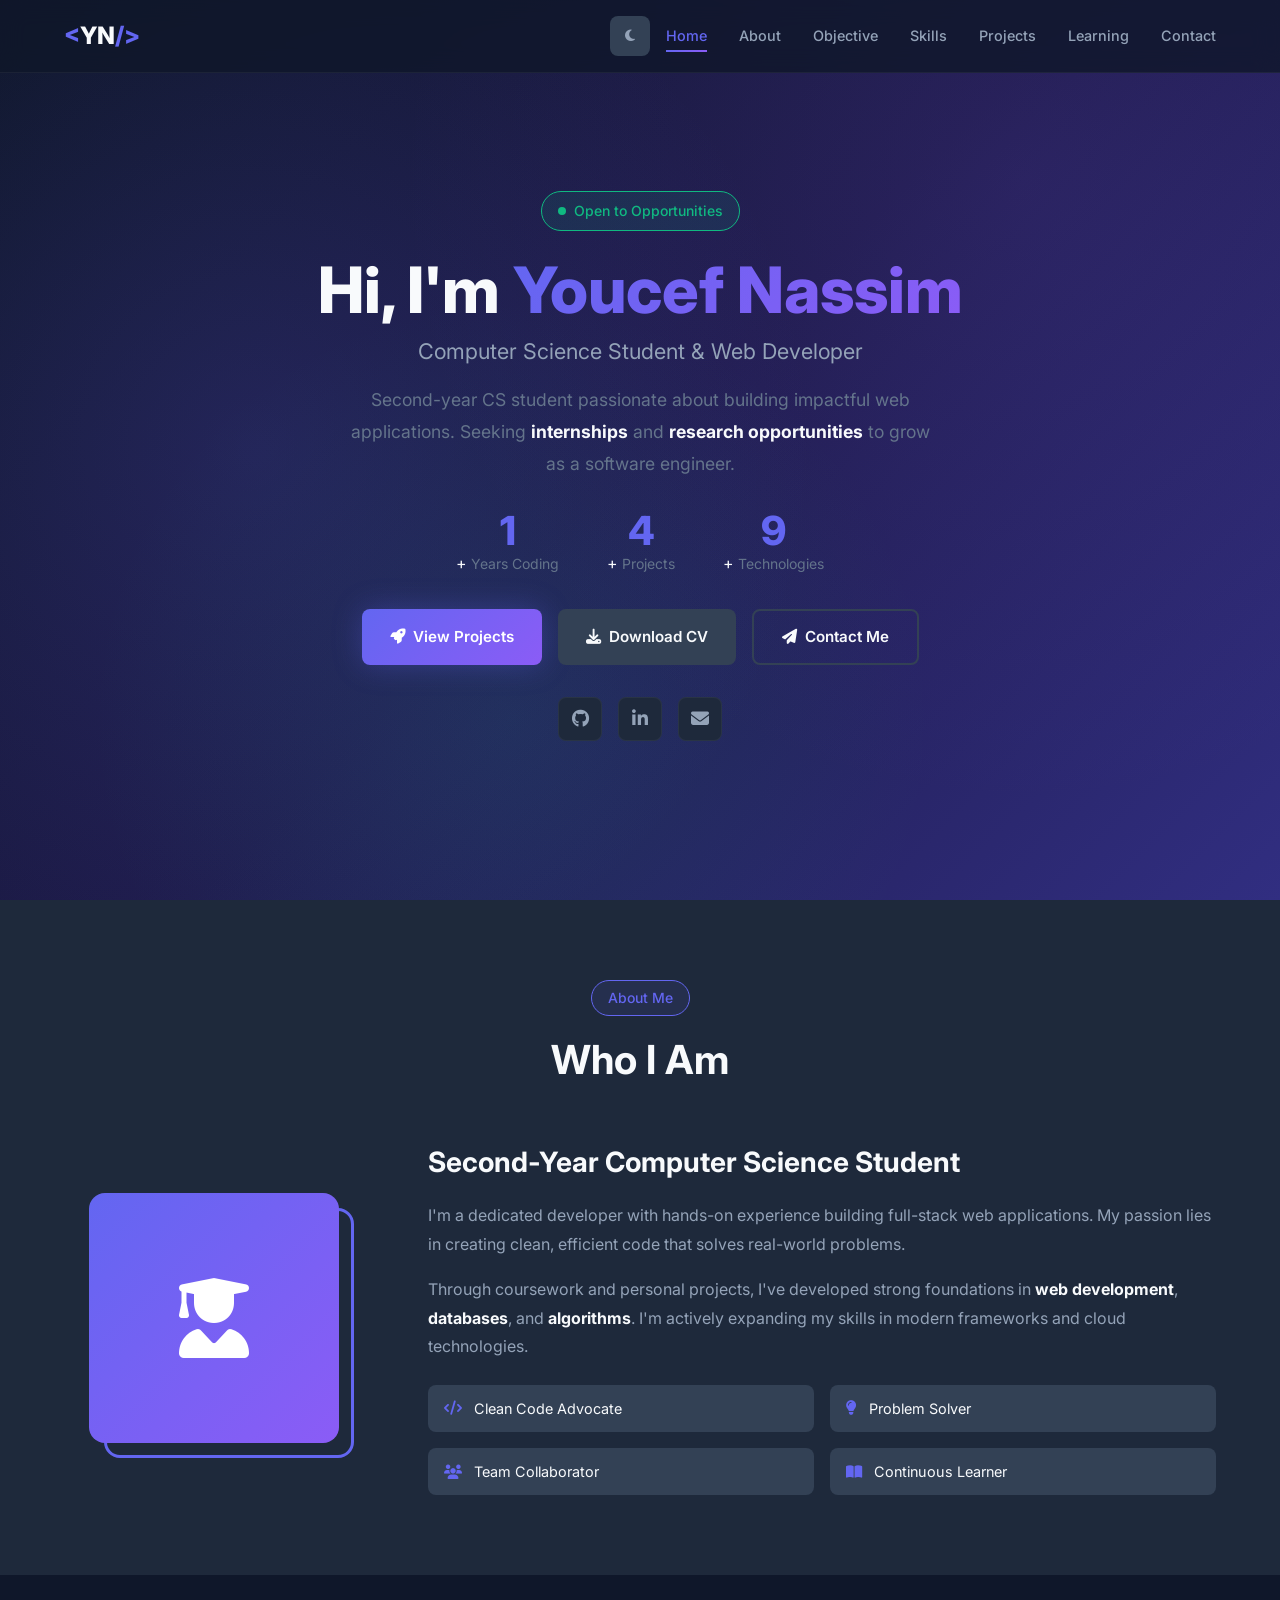
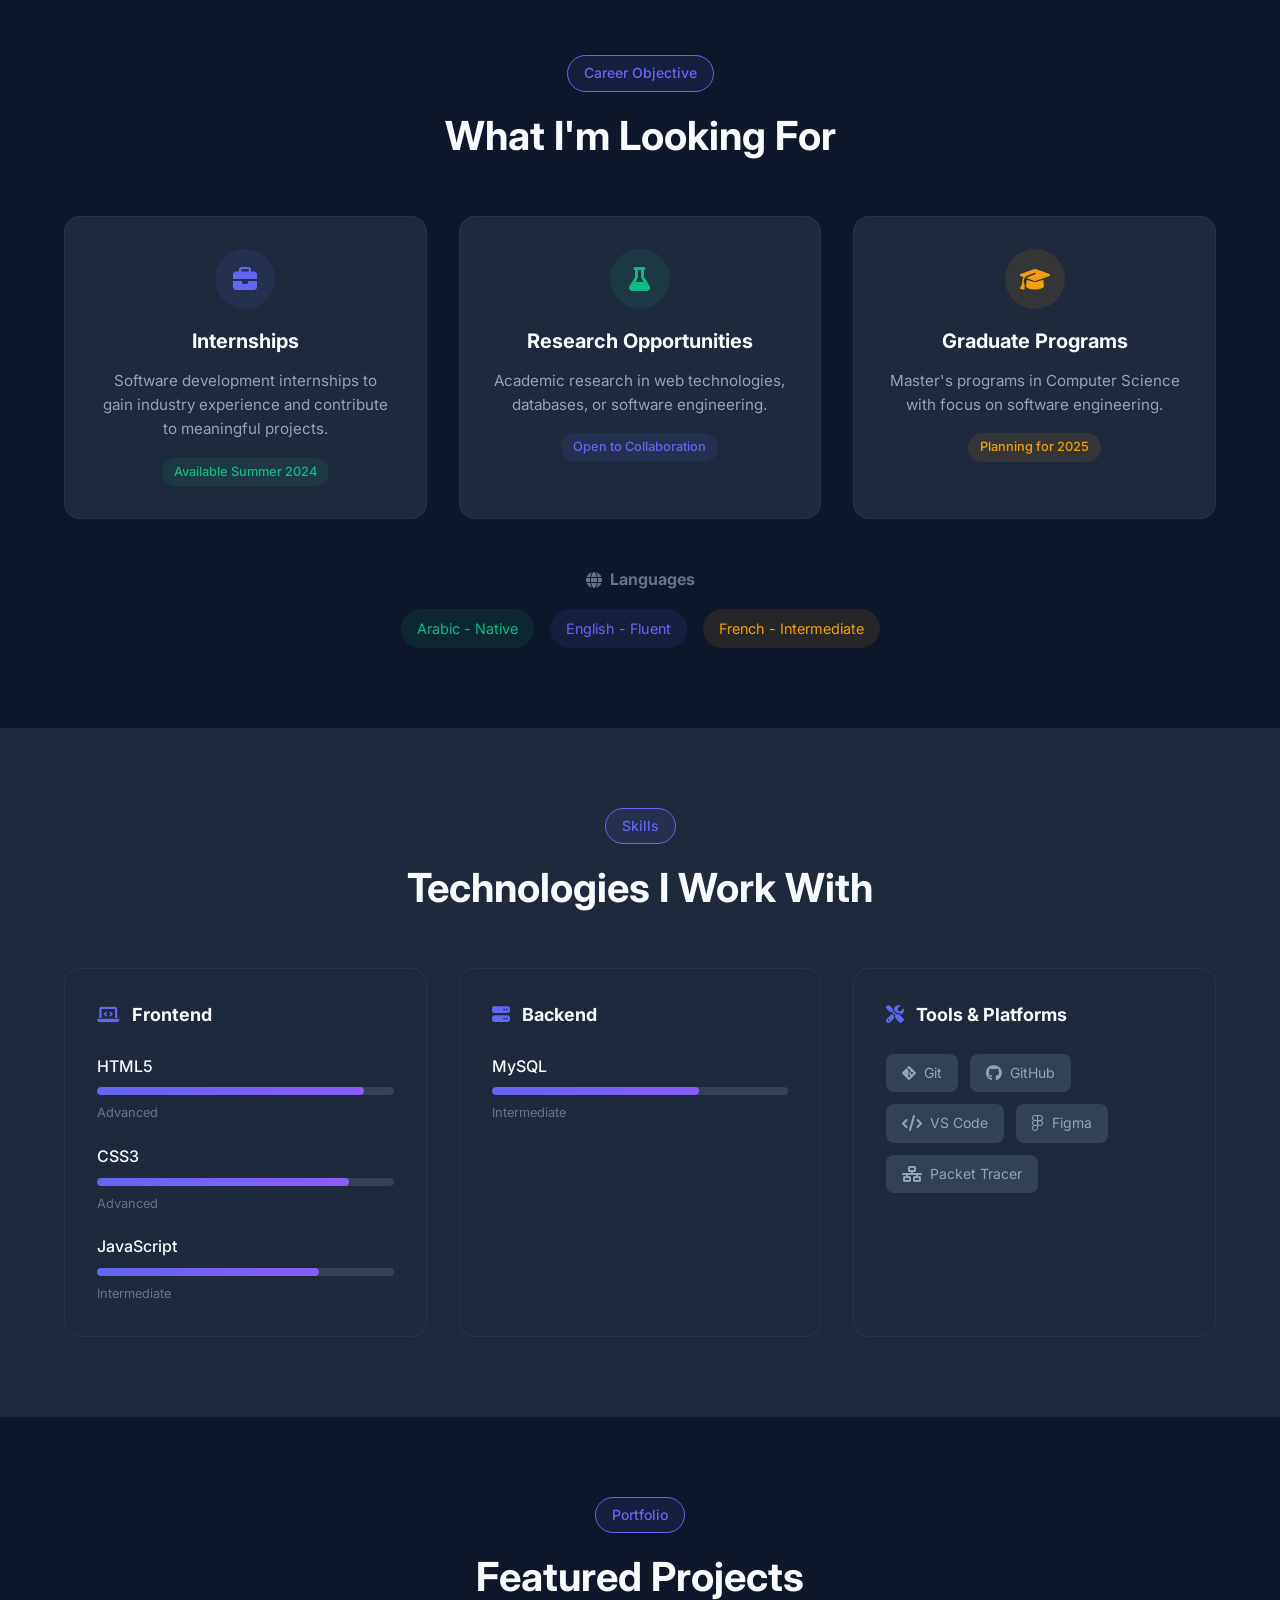
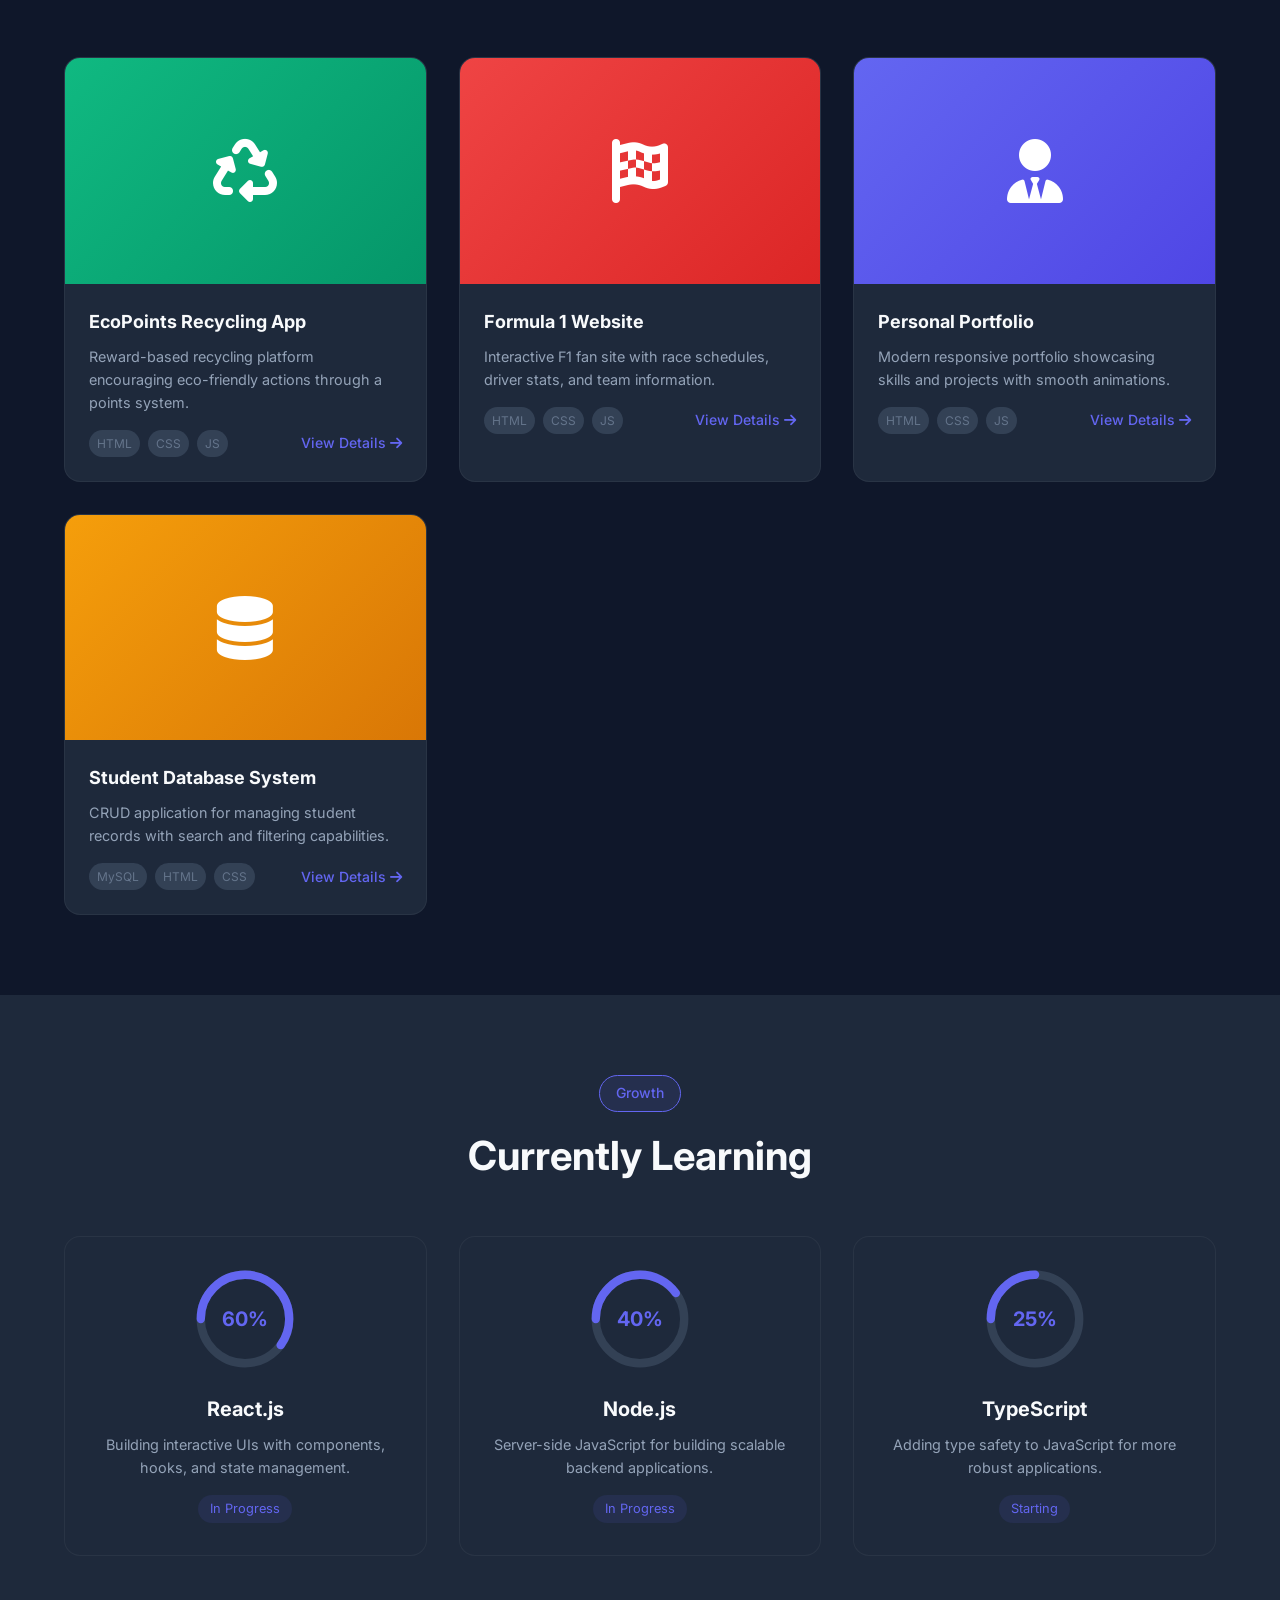
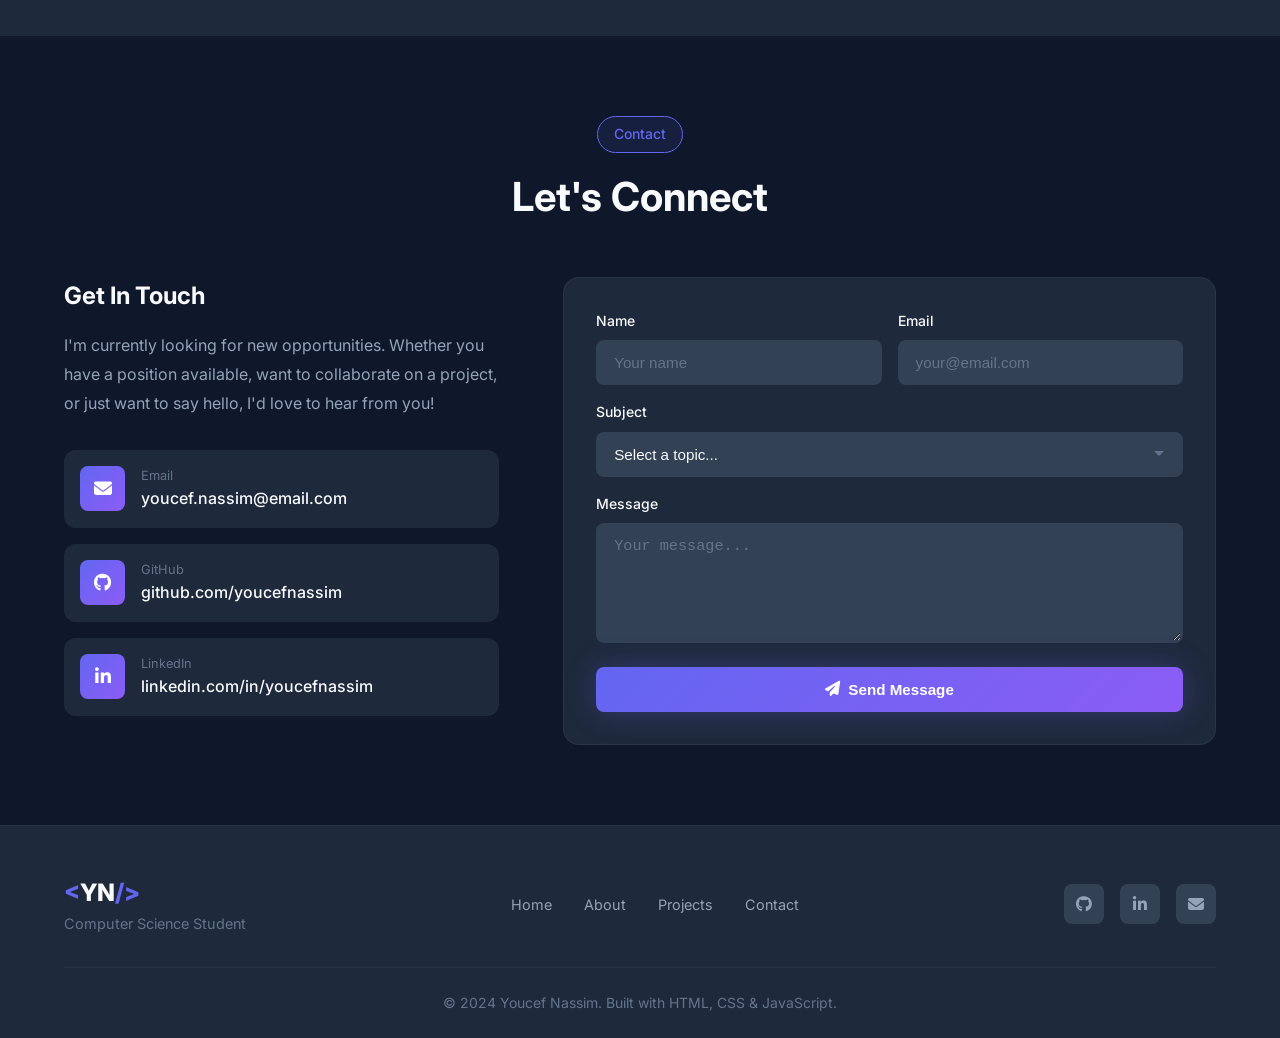
<file: index.html>
<!DOCTYPE html>
<html lang="en">
<head>
    <meta charset="UTF-8">
    <meta name="viewport" content="width=device-width, initial-scale=1.0">
    <meta name="description" content="Youcef Nassim - Computer Science Student & Web Developer. Seeking internships and opportunities in software development.">
    <meta name="keywords" content="Youcef Nassim, Web Developer, Computer Science, Portfolio, Internship">
    <meta name="author" content="Youcef Nassim">
    <meta property="og:title" content="Youcef Nassim | Computer Science Student">
    <meta property="og:description" content="Passionate developer seeking internships and academic opportunities.">
    <title>Youcef Nassim | Computer Science Student & Developer</title>
    <link rel="stylesheet" href="style.css">
    <link rel="preconnect" href="https://fonts.googleapis.com">
    <link rel="preconnect" href="https://fonts.gstatic.com" crossorigin>
    <link href="https://fonts.googleapis.com/css2?family=Inter:wght@300;400;500;600;700;800&display=swap" rel="stylesheet">
    <link rel="stylesheet" href="https://cdnjs.cloudflare.com/ajax/libs/font-awesome/6.4.0/css/all.min.css">
</head>
<body>
    <!-- Navigation -->
    <nav class="navbar" id="navbar">
        <div class="nav-container">
            <a href="#home" class="nav-logo">
                <span class="logo-bracket">&lt;</span>YN<span class="logo-bracket">/&gt;</span>
            </a>
            <div class="nav-right">
                <button class="theme-toggle" id="themeToggle" aria-label="Toggle theme">
                    <i class="fas fa-sun"></i>
                    <i class="fas fa-moon"></i>
                </button>
                <button class="nav-toggle" id="navToggle" aria-label="Toggle navigation">
                    <span class="hamburger"></span>
                </button>
                <ul class="nav-menu" id="navMenu">
                    <li><a href="#home" class="nav-link active">Home</a></li>
                    <li><a href="#about" class="nav-link">About</a></li>
                    <li><a href="#objective" class="nav-link">Objective</a></li>
                    <li><a href="#skills" class="nav-link">Skills</a></li>
                    <li><a href="#projects" class="nav-link">Projects</a></li>
                    <li><a href="#learning" class="nav-link">Learning</a></li>
                    <li><a href="#contact" class="nav-link">Contact</a></li>
                </ul>
            </div>
        </div>
    </nav>

    <!-- Hero Section -->
    <section id="home" class="hero">
        <div class="hero-bg"></div>
        <div class="container">
            <div class="hero-content">
                <div class="hero-badge">
                    <span class="pulse-dot"></span>
                    Open to Opportunities
                </div>
                <h1 class="hero-title">
                    Hi, I'm <span class="gradient-text">Youcef Nassim</span>
                </h1>
                <p class="hero-subtitle">Computer Science Student & Web Developer</p>
                <p class="hero-description">
                    Second-year CS student passionate about building impactful web applications. 
                    Seeking <strong>internships</strong> and <strong>research opportunities</strong> 
                    to grow as a software engineer.
                </p>
                <div class="hero-stats">
                    <div class="hero-stat">
                        <span class="stat-num" data-target="2">0</span>+
                        <span class="stat-label">Years Coding</span>
                    </div>
                    <div class="hero-stat">
                        <span class="stat-num" data-target="5">0</span>+
                        <span class="stat-label">Projects</span>
                    </div>
                    <div class="hero-stat">
                        <span class="stat-num" data-target="10">0</span>+
                        <span class="stat-label">Technologies</span>
                    </div>
                </div>
                <div class="hero-buttons">
                    <a href="#projects" class="btn btn-primary">
                        <i class="fas fa-rocket"></i> View Projects
                    </a>
                    <a href="#" class="btn btn-secondary" download>
                        <i class="fas fa-download"></i> Download CV
                    </a>
                    <a href="#contact" class="btn btn-outline">
                        <i class="fas fa-paper-plane"></i> Contact Me
                    </a>
                </div>
                <div class="hero-socials">
                    <a href="https://github.com/youcefnassim" target="_blank" rel="noopener" aria-label="GitHub">
                        <i class="fab fa-github"></i>
                    </a>
                    <a href="https://linkedin.com/in/youcefnassim" target="_blank" rel="noopener" aria-label="LinkedIn">
                        <i class="fab fa-linkedin-in"></i>
                    </a>
                    <a href="mailto:youcef.nassim@email.com" aria-label="Email">
                        <i class="fas fa-envelope"></i>
                    </a>
                </div>
            </div>
        </div>
    </section>

    <!-- About Section -->
    <section id="about" class="about">
        <div class="container">
            <div class="section-header">
                <span class="section-tag">About Me</span>
                <h2 class="section-title">Who I Am</h2>
            </div>
            <div class="about-grid">
                <div class="about-image">
                    <div class="image-container">
                        <div class="profile-placeholder">
                            <i class="fas fa-user-graduate"></i>
                        </div>
                        <div class="image-ring"></div>
                    </div>
                </div>
                <div class="about-content">
                    <h3>Second-Year Computer Science Student</h3>
                    <p>
                        I'm a dedicated developer with hands-on experience building full-stack web applications. 
                        My passion lies in creating clean, efficient code that solves real-world problems.
                    </p>
                    <p>
                        Through coursework and personal projects, I've developed strong foundations in 
                        <strong>web development</strong>, <strong>databases</strong>, and <strong>algorithms</strong>. 
                        I'm actively expanding my skills in modern frameworks and cloud technologies.
                    </p>
                    <div class="about-highlights">
                        <div class="highlight">
                            <i class="fas fa-code"></i>
                            <span>Clean Code Advocate</span>
                        </div>
                        <div class="highlight">
                            <i class="fas fa-lightbulb"></i>
                            <span>Problem Solver</span>
                        </div>
                        <div class="highlight">
                            <i class="fas fa-users"></i>
                            <span>Team Collaborator</span>
                        </div>
                        <div class="highlight">
                            <i class="fas fa-book-open"></i>
                            <span>Continuous Learner</span>
                        </div>
                    </div>
                </div>
            </div>
        </div>
    </section>

    <!-- Objective Section -->
    <section id="objective" class="objective">
        <div class="container">
            <div class="section-header">
                <span class="section-tag">Career Objective</span>
                <h2 class="section-title">What I'm Looking For</h2>
            </div>
            <div class="objective-grid">
                <div class="objective-card">
                    <div class="obj-icon">
                        <i class="fas fa-briefcase"></i>
                    </div>
                    <h3>Internships</h3>
                    <p>Software development internships to gain industry experience and contribute to meaningful projects.</p>
                    <span class="obj-status available">Available Summer 2024</span>
                </div>
                <div class="objective-card">
                    <div class="obj-icon research">
                        <i class="fas fa-flask"></i>
                    </div>
                    <h3>Research Opportunities</h3>
                    <p>Academic research in web technologies, databases, or software engineering.</p>
                    <span class="obj-status open">Open to Collaboration</span>
                </div>
                <div class="objective-card">
                    <div class="obj-icon academic">
                        <i class="fas fa-graduation-cap"></i>
                    </div>
                    <h3>Graduate Programs</h3>
                    <p>Master's programs in Computer Science with focus on software engineering.</p>
                    <span class="obj-status planning">Planning for 2025</span>
                </div>
            </div>
            <div class="languages-section">
                <h4><i class="fas fa-globe"></i> Languages</h4>
                <div class="language-tags">
                    <span class="lang-tag native">Arabic - Native</span>
                    <span class="lang-tag fluent">English - Fluent</span>
                    <span class="lang-tag intermediate">French - Intermediate</span>
                </div>
            </div>
        </div>
    </section>

    <!-- Skills Section -->
    <section id="skills" class="skills">
        <div class="container">
            <div class="section-header">
                <span class="section-tag">Skills</span>
                <h2 class="section-title">Technologies I Work With</h2>
            </div>
            <div class="skills-container">
                <div class="skill-category">
                    <h3><i class="fas fa-laptop-code"></i> Frontend</h3>
                    <div class="skill-items">
                        <div class="skill-item">
                            <span class="skill-name">HTML5</span>
                            <div class="skill-bar"><div class="skill-fill" data-width="90"></div></div>
                            <span class="skill-level">Advanced</span>
                        </div>
                        <div class="skill-item">
                            <span class="skill-name">CSS3</span>
                            <div class="skill-bar"><div class="skill-fill" data-width="85"></div></div>
                            <span class="skill-level">Advanced</span>
                        </div>
                        <div class="skill-item">
                            <span class="skill-name">JavaScript</span>
                            <div class="skill-bar"><div class="skill-fill" data-width="75"></div></div>
                            <span class="skill-level">Intermediate</span>
                        </div>
                    </div>
                </div>
                <div class="skill-category">
                    <h3><i class="fas fa-server"></i> Backend</h3>
                    <div class="skill-items">
                        <div class="skill-item">
                            <span class="skill-name">MySQL</span>
                            <div class="skill-bar"><div class="skill-fill" data-width="70"></div></div>
                            <span class="skill-level">Intermediate</span>
                        </div>
                    </div>
                </div>
                <div class="skill-category">
                    <h3><i class="fas fa-tools"></i> Tools & Platforms</h3>
                    <div class="tool-grid">
                        <div class="tool-item"><i class="fab fa-git-alt"></i> Git</div>
                        <div class="tool-item"><i class="fab fa-github"></i> GitHub</div>
                        <div class="tool-item"><i class="fas fa-code"></i> VS Code</div>
                        <div class="tool-item"><i class="fab fa-figma"></i> Figma</div>
                        <div class="tool-item"><i class="fas fa-network-wired"></i> Packet Tracer</div>
                    </div>
                </div>
            </div>
        </div>
    </section>

    <!-- Projects Section -->
    <section id="projects" class="projects">
        <div class="container">
            <div class="section-header">
                <span class="section-tag">Portfolio</span>
                <h2 class="section-title">Featured Projects</h2>
            </div>
            <div class="projects-grid">
                <article class="project-card">
                    <div class="project-visual">
                        <div class="project-icon eco"><i class="fas fa-recycle"></i></div>
                        <div class="project-overlay">
                            <a href="#" class="project-link" title="Live Demo"><i class="fas fa-external-link-alt"></i></a>
                            <a href="#" class="project-link" title="View Code"><i class="fab fa-github"></i></a>
                        </div>
                    </div>
                    <div class="project-info">
                        <h3>EcoPoints Recycling App</h3>
                        <p>Reward-based recycling platform encouraging eco-friendly actions through a points system.</p>
                        <div class="project-meta">
                            <div class="tech-stack">
                                <span>HTML</span>
                                <span>CSS</span>
                                <span>JS</span>
                            </div>
                            <a href="#" class="project-cta">View Details <i class="fas fa-arrow-right"></i></a>
                        </div>
                    </div>
                </article>
                <article class="project-card">
                    <div class="project-visual">
                        <div class="project-icon f1"><i class="fas fa-flag-checkered"></i></div>
                        <div class="project-overlay">
                            <a href="#" class="project-link" title="Live Demo"><i class="fas fa-external-link-alt"></i></a>
                            <a href="#" class="project-link" title="View Code"><i class="fab fa-github"></i></a>
                        </div>
                    </div>
                    <div class="project-info">
                        <h3>Formula 1 Website</h3>
                        <p>Interactive F1 fan site with race schedules, driver stats, and team information.</p>
                        <div class="project-meta">
                            <div class="tech-stack">
                                <span>HTML</span>
                                <span>CSS</span>
                                <span>JS</span>
                            </div>
                            <a href="#" class="project-cta">View Details <i class="fas fa-arrow-right"></i></a>
                        </div>
                    </div>
                </article>
                <article class="project-card">
                    <div class="project-visual">
                        <div class="project-icon portfolio"><i class="fas fa-user-tie"></i></div>
                        <div class="project-overlay">
                            <a href="#" class="project-link" title="Live Demo"><i class="fas fa-external-link-alt"></i></a>
                            <a href="#" class="project-link" title="View Code"><i class="fab fa-github"></i></a>
                        </div>
                    </div>
                    <div class="project-info">
                        <h3>Personal Portfolio</h3>
                        <p>Modern responsive portfolio showcasing skills and projects with smooth animations.</p>
                        <div class="project-meta">
                            <div class="tech-stack">
                                <span>HTML</span>
                                <span>CSS</span>
                                <span>JS</span>
                            </div>
                            <a href="#" class="project-cta">View Details <i class="fas fa-arrow-right"></i></a>
                        </div>
                    </div>
                </article>
                <article class="project-card">
                    <div class="project-visual">
                        <div class="project-icon database"><i class="fas fa-database"></i></div>
                        <div class="project-overlay">
                            <a href="#" class="project-link" title="Live Demo"><i class="fas fa-external-link-alt"></i></a>
                            <a href="#" class="project-link" title="View Code"><i class="fab fa-github"></i></a>
                        </div>
                    </div>
                    <div class="project-info">
                        <h3>Student Database System</h3>
                        <p>CRUD application for managing student records with search and filtering capabilities.</p>
                        <div class="project-meta">
                            <div class="tech-stack">
                                <span>MySQL</span>
                                <span>HTML</span>
                                <span>CSS</span>
                            </div>
                            <a href="#" class="project-cta">View Details <i class="fas fa-arrow-right"></i></a>
                        </div>
                    </div>
                </article>
            </div>
        </div>
    </section>

    <!-- Currently Learning Section -->
    <section id="learning" class="learning">
        <div class="container">
            <div class="section-header">
                <span class="section-tag">Growth</span>
                <h2 class="section-title">Currently Learning</h2>
            </div>
            <div class="learning-grid">
                <div class="learning-card">
                    <div class="learning-progress">
                        <svg viewBox="0 0 36 36">
                            <path d="M18 2.0845 a 15.9155 15.9155 0 0 1 0 31.831 a 15.9155 15.9155 0 0 1 0 -31.831" fill="none" stroke="currentColor" stroke-width="3"/>
                            <path class="circle-progress" d="M18 2.0845 a 15.9155 15.9155 0 0 1 0 31.831 a 15.9155 15.9155 0 0 1 0 -31.831" fill="none" stroke="currentColor" stroke-width="3" stroke-dasharray="60, 100"/>
                        </svg>
                        <span class="progress-text">60%</span>
                    </div>
                    <h3>React.js</h3>
                    <p>Building interactive UIs with components, hooks, and state management.</p>
                    <span class="learning-status">In Progress</span>
                </div>
                <div class="learning-card">
                    <div class="learning-progress">
                        <svg viewBox="0 0 36 36">
                            <path d="M18 2.0845 a 15.9155 15.9155 0 0 1 0 31.831 a 15.9155 15.9155 0 0 1 0 -31.831" fill="none" stroke="currentColor" stroke-width="3"/>
                            <path class="circle-progress" d="M18 2.0845 a 15.9155 15.9155 0 0 1 0 31.831 a 15.9155 15.9155 0 0 1 0 -31.831" fill="none" stroke="currentColor" stroke-width="3" stroke-dasharray="40, 100"/>
                        </svg>
                        <span class="progress-text">40%</span>
                    </div>
                    <h3>Node.js</h3>
                    <p>Server-side JavaScript for building scalable backend applications.</p>
                    <span class="learning-status">In Progress</span>
                </div>
                <div class="learning-card">
                    <div class="learning-progress">
                        <svg viewBox="0 0 36 36">
                            <path d="M18 2.0845 a 15.9155 15.9155 0 0 1 0 31.831 a 15.9155 15.9155 0 0 1 0 -31.831" fill="none" stroke="currentColor" stroke-width="3"/>
                            <path class="circle-progress" d="M18 2.0845 a 15.9155 15.9155 0 0 1 0 31.831 a 15.9155 15.9155 0 0 1 0 -31.831" fill="none" stroke="currentColor" stroke-width="3" stroke-dasharray="25, 100"/>
                        </svg>
                        <span class="progress-text">25%</span>
                    </div>
                    <h3>TypeScript</h3>
                    <p>Adding type safety to JavaScript for more robust applications.</p>
                    <span class="learning-status">Starting</span>
                </div>
            </div>
        </div>
    </section>

    <!-- Contact Section -->
    <section id="contact" class="contact">
        <div class="container">
            <div class="section-header">
                <span class="section-tag">Contact</span>
                <h2 class="section-title">Let's Connect</h2>
            </div>
            <div class="contact-wrapper">
                <div class="contact-info">
                    <h3>Get In Touch</h3>
                    <p>I'm currently looking for new opportunities. Whether you have a position available, want to collaborate on a project, or just want to say hello, I'd love to hear from you!</p>
                    <div class="contact-methods">
                        <a href="mailto:youcef.nassim@email.com" class="contact-method">
                            <div class="method-icon"><i class="fas fa-envelope"></i></div>
                            <div class="method-details">
                                <span class="method-label">Email</span>
                                <span class="method-value">youcef.nassim@email.com</span>
                            </div>
                        </a>
                        <a href="https://github.com/youcefnassim" target="_blank" class="contact-method">
                            <div class="method-icon"><i class="fab fa-github"></i></div>
                            <div class="method-details">
                                <span class="method-label">GitHub</span>
                                <span class="method-value">github.com/youcefnassim</span>
                            </div>
                        </a>
                        <a href="https://linkedin.com/in/youcefnassim" target="_blank" class="contact-method">
                            <div class="method-icon"><i class="fab fa-linkedin-in"></i></div>
                            <div class="method-details">
                                <span class="method-label">LinkedIn</span>
                                <span class="method-value">linkedin.com/in/youcefnassim</span>
                            </div>
                        </a>
                    </div>
                </div>
                <form class="contact-form" id="contactForm">
                    <div class="form-row">
                        <div class="form-group">
                            <label for="name">Name</label>
                            <input type="text" id="name" name="name" required placeholder="Your name">
                        </div>
                        <div class="form-group">
                            <label for="email">Email</label>
                            <input type="email" id="email" name="email" required placeholder="your@email.com">
                        </div>
                    </div>
                    <div class="form-group">
                        <label for="subject">Subject</label>
                        <select id="subject" name="subject" required>
                            <option value="">Select a topic...</option>
                            <option value="internship">Internship Opportunity</option>
                            <option value="collaboration">Project Collaboration</option>
                            <option value="academic">Academic Inquiry</option>
                            <option value="other">Other</option>
                        </select>
                    </div>
                    <div class="form-group">
                        <label for="message">Message</label>
                        <textarea id="message" name="message" rows="5" required placeholder="Your message..."></textarea>
                    </div>
                    <button type="submit" class="btn btn-primary btn-full">
                        <i class="fas fa-paper-plane"></i> Send Message
                    </button>
                </form>
            </div>
        </div>
    </section>

    <!-- Footer -->
    <footer class="footer">
        <div class="container">
            <div class="footer-content">
                <div class="footer-brand">
                    <span class="footer-logo"><span class="bracket">&lt;</span>YN<span class="bracket">/&gt;</span></span>
                    <p>Computer Science Student</p>
                </div>
                <div class="footer-links">
                    <a href="#home">Home</a>
                    <a href="#about">About</a>
                    <a href="#projects">Projects</a>
                    <a href="#contact">Contact</a>
                </div>
                <div class="footer-socials">
                    <a href="https://github.com/youcefnassim" target="_blank" aria-label="GitHub"><i class="fab fa-github"></i></a>
                    <a href="https://linkedin.com/in/youcefnassim" target="_blank" aria-label="LinkedIn"><i class="fab fa-linkedin-in"></i></a>
                    <a href="mailto:youcef.nassim@email.com" aria-label="Email"><i class="fas fa-envelope"></i></a>
                </div>
            </div>
            <div class="footer-bottom">
                <p>&copy; 2024 Youcef Nassim. Built with HTML, CSS & JavaScript.</p>
            </div>
        </div>
    </footer>

    <button class="scroll-top" id="scrollTop" aria-label="Scroll to top">
        <i class="fas fa-arrow-up"></i>
    </button>

    <script src="script.js"></script>
</body>
</html>
</file>
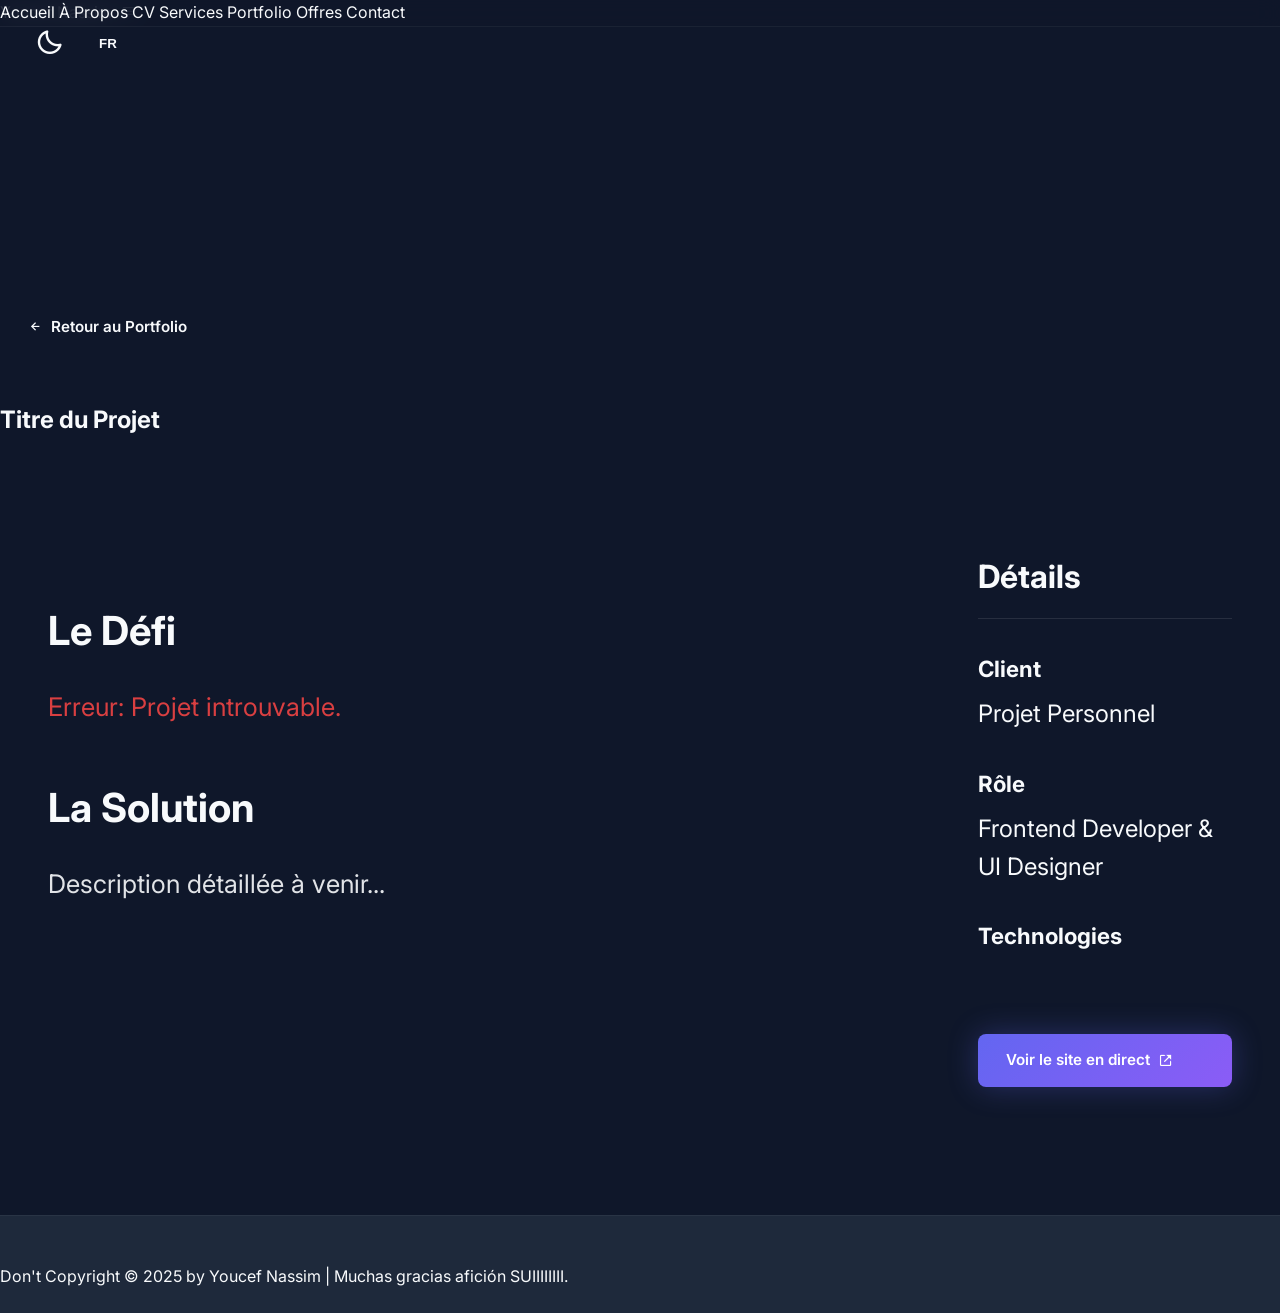
<file: case-study.html>
<!DOCTYPE html>
<html lang="fr" data-theme="light">
<head>
    <meta charset="UTF-8">
    <meta name="viewport" content="width=device-width, initial-scale=1.0">
    <title>Youcef Nassim | Étude de cas</title>
    <link rel="stylesheet" href="https://unpkg.com/boxicons@2.1.4/css/boxicons.min.css">
    <link rel="stylesheet" href="https://cdnjs.cloudflare.com/ajax/libs/font-awesome/6.4.0/css/all.min.css">
    <link href="https://fonts.googleapis.com/css2?family=Inter:wght@300;400;500;600;700;800&family=Fira+Code:wght@400;500&display=swap" rel="stylesheet">
    <link rel="stylesheet" href="style.css">
</head>
<body class="page-loaded">
    <!-- Header -->
    <header class="header">
        <a href="index.html" class="logo">Y<span>oucef Nassim</span>.</a>
        <i class='bx bx-menu' id="menu-icon"></i>
        <nav class="navbar">
            <a href="index.html" data-i18n="nav_home">Accueil</a>
            <a href="À Propos.html" data-i18n="nav_about">À Propos</a>
            <a href="CV.html" data-i18n="nav_resume">CV</a>
            <a href="Services.html" data-i18n="nav_services">Services</a>
            <a href="Portfolio.html" class="active" data-i18n="nav_portfolio">Portfolio</a>
            <a href="Offres.html" data-i18n="nav_offers">Offres</a>
            <a href="Contact.html" data-i18n="nav_contact">Contact</a>
        </nav>
        <div class="header-toggles" style="display: flex; gap: 1rem; align-items: center; margin-left: 2rem;">
            <button id="theme-toggle" class="toggle-btn" style="background: transparent; border: 1px solid var(--text-color); color: var(--text-color); border-radius: 50%; width: 35px; height: 35px; cursor: pointer; display: flex; align-items: center; justify-content: center; font-size: 1.8rem; transition: 0.3s;"><i class='bx bx-moon'></i></button>
            <button id="lang-toggle" class="toggle-btn" style="background: transparent; border: 1px solid var(--text-color); color: var(--text-color); border-radius: 20px; padding: 0.5rem 1rem; cursor: pointer; font-weight: 600; transition: 0.3s;">FR</button>
        </div>
    </header>

    <section class="case-study" style="padding-top: 15rem; min-height: 100vh;">
        <div class="back-link" style="margin-bottom: 3rem;">
            <a href="Portfolio.html" class="btn btn-outline" style="border: none;"><i class='bx bx-left-arrow-alt'></i> Retour au Portfolio</a>
        </div>
        
        <h1 class="heading" id="cs-title">Titre du <span>Projet</span></h1>
        
        <div class="cs-container" style="display: grid; grid-template-columns: 1fr 350px; gap: 4rem; align-items: start; margin-top: 4rem;">
            <div class="cs-main">
                <div class="cs-gallery" id="cs-gallery" style="width: 100%; border-radius: 1.5rem; overflow: hidden; box-shadow: 0 10px 30px rgba(0,0,0,0.2); margin-bottom: 3rem; background: var(--second-bg-color);">
                    <!-- Main Image Injected via JS -->
                </div>
                
                <div class="cs-content" style="background: var(--glass-bg); padding: 3rem; border-radius: 1.5rem; border: var(--glass-border); backdrop-filter: var(--glass-blur);">
                    <h2 style="font-size: 2.5rem; margin-bottom: 1.5rem; color: var(--main-color);">Le Défi</h2>
                    <p id="cs-challenge" style="font-size: 1.6rem; color: var(--text-color); line-height: 1.6; margin-bottom: 3rem; opacity: 0.9;">Description détaillée à venir...</p>
                    
                    <h2 style="font-size: 2.5rem; margin-bottom: 1.5rem; color: var(--main-color);">La Solution</h2>
                    <p id="cs-solution" style="font-size: 1.6rem; color: var(--text-color); line-height: 1.6; opacity: 0.9;">Description détaillée à venir...</p>
                </div>
            </div>
            
            <div class="cs-sidebar" style="background: var(--glass-bg); padding: 3rem; border-radius: 1.5rem; border: var(--glass-border); backdrop-filter: var(--glass-blur); position: sticky; top: 12rem;">
                <h3 style="font-size: 2rem; margin-bottom: 2rem; border-bottom: 1px solid rgba(255,255,255,0.1); padding-bottom: 1rem;">Détails</h3>
                
                <div style="margin-bottom: 2rem;">
                    <strong style="display: block; font-size: 1.4rem; color: var(--main-color); margin-bottom: 0.5rem;">Client</strong>
                    <span id="cs-client" style="font-size: 1.5rem;">Projet Personnel</span>
                </div>
                
                <div style="margin-bottom: 2rem;">
                    <strong style="display: block; font-size: 1.4rem; color: var(--main-color); margin-bottom: 0.5rem;">Rôle</strong>
                    <span style="font-size: 1.5rem;">Frontend Developer & UI Designer</span>
                </div>
                
                <div style="margin-bottom: 2rem;">
                    <strong style="display: block; font-size: 1.4rem; color: var(--main-color); margin-bottom: 1rem;">Technologies</strong>
                    <div id="cs-techs" style="display: flex; flex-wrap: wrap; gap: 1rem;">
                        <!-- Tech chips injected via JS -->
                    </div>
                </div>
                
                <div style="margin-top: 4rem;">
                    <a href="#" id="cs-link" class="btn btn-primary" style="width: 100%;" target="_blank">Voir le site en direct <i class='bx bx-link-external'></i></a>
                </div>
            </div>
        </div>
    </section>

    <!-- Footer -->
    <footer class="footer">
        <div class="footer-text">
            <p>Don't Copyright &copy; 2025 by Youcef Nassim | Muchas gracias afición SUIIIIIIII.</p>
        </div>    </footer>

    <script src="script.js"></script>
    <script>
        // Case Study Hydration Logic
        document.addEventListener('DOMContentLoaded', () => {
            const urlParams = new URLSearchParams(window.location.search);
            const projectId = urlParams.get('project');
            
            // Extended Data for Case Studies
            const caseStudyData = {
                'educmed': {
                    title: 'Educmed',
                    client: 'Plateforme E-learning',
                    link: 'https://youcefnassim.github.io/Medstudent31/',
                    techs: ['HTML', 'CSS', 'JavaScript', 'UI Design'],
                    challenge: "La création d'une plateforme éducative médicale complète nécessitait une interface extrêmement claire pour organiser une grande quantité de cours, vidéos et documents de manière intuitive pour les étudiants en médecine qui sont souvent pressés par le temps.",
                    solution: "J'ai conçu un système de tableau de bord épuré avec une navigation latérale collante. La hiérarchie visuelle a été pensée pour mettre en avant la progression des cours et les ressources importantes. Le design est totalement responsive pour permettre l'étude sur mobile lors des déplacements.",
                    mainImg: 'img/20.jpg'
                },
                'gym131': {
                    title: 'Gym131',
                    client: 'Salle de Sport Locale',
                    link: 'https://youcefnassim.github.io/Gym131/',
                    techs: ['HTML5', 'CSS3', 'JS', 'Animations'],
                    challenge: "Le client avait besoin d'un site web dynamique qui reflète l'énergie et l'intensité d'une salle de sport moderne. L'objectif était d'encourager les inscriptions en ligne et de présenter clairement les emplois du temps.",
                    solution: "J'ai utilisé une palette de couleurs agressive et contrastée (sombre avec des accents vifs). L'intégration d'animations au défilement et de grandes images immersives capture l'ambiance du club. Un système de grille personnalisé a été développé pour l'affichage interactif du planning des cours.",
                    mainImg: 'img/30.jpg'
                },
                'coffeeshop': {
                    title: 'CoffeeShop',
                    client: 'Café Boutique Artisanal',
                    link: 'https://youcefnassim.github.io/cofeeshop/',
                    techs: ['HTML', 'CSS', 'JavaScript'],
                    challenge: "L'objectif était de retranscrire une ambiance chaleureuse, artisanale et premium à travers l'écran, tout en proposant un menu en ligne facilement consultable et un système de localisation clair.",
                    solution: "Le design s'appuie sur des tons chauds, des typographies avec empattement pour l'élégance, et un effet glassmorphism subtil. Des micro-interactions douces au survol des produits engagent l'utilisateur, créant une expérience numérique aussi agréable que la dégustation d'un bon café.",
                    mainImg: 'img/11.jpg'
                },
                'dncschool': {
                    title: 'DNC School',
                    client: 'Institution Éducative',
                    link: 'https://dnc-school-58a98.web.app',
                    techs: ['HTML5', 'CSS3', 'JavaScript', 'Firebase'],
                    challenge: "Créer un portail éducatif moderne capable d'accueillir à la fois des informations publiques pour les parents et un accès structuré pour les étudiants.",
                    solution: "L'interface utilisateur a été conçue pour inspirer confiance et professionnalisme. J'ai structuré l'information en blocs clairs, utilisant des espaces blancs généreux. L'accent a été mis sur l'accessibilité et la lisibilité.",
                    mainImg: 'img/school1.jpg'
                },
                'dentilus3': {
                    title: 'Dentilus3',
                    client: 'Cabinet Dentaire',
                    link: 'https://youcefnassim.github.io/dentilus3/',
                    techs: ['HTML', 'CSS', 'JavaScript'],
                    challenge: "Rassurer les patients potentiels à travers un web design propre, clinique mais accueillant, tout en facilitant la prise de rendez-vous en ligne.",
                    solution: "J'ai opté pour un design minimaliste avec beaucoup d'espace blanc et des nuances de bleu et de blanc pour évoquer l'hygiène et la sérénité. L'appel à l'action pour la réservation est toujours visible et facilement accessible sur tous les appareils.",
                    mainImg: 'img/pic 131.png'
                }
            };
            
            if(projectId && caseStudyData[projectId]) {
                const data = caseStudyData[projectId];
                
                // Populate DOM
                document.getElementById('cs-title').innerHTML = `${data.title} <span>Projet</span>`;
                document.getElementById('cs-client').textContent = data.client;
                document.getElementById('cs-link').href = data.link;
                document.getElementById('cs-challenge').textContent = data.challenge;
                document.getElementById('cs-solution').textContent = data.solution;
                
                // Set Image
                document.getElementById('cs-gallery').innerHTML = `<img src="${data.mainImg}" alt="${data.title}" style="width: 100%; height: auto; display: block; object-fit: cover; max-height: 500px;">`;
                
                // Set Techs
                const techsContainer = document.getElementById('cs-techs');
                techsContainer.innerHTML = '';
                data.techs.forEach(tech => {
                    techsContainer.innerHTML += `<span style="background: rgba(56, 189, 248, 0.1); color: var(--main-color); padding: 0.5rem 1rem; border-radius: 20px; font-size: 1.2rem; font-weight: 500; border: 1px solid rgba(56, 189, 248, 0.2);">${tech}</span>`;
                });
            } else {
                // Handle invalid project ID - Redirect back
                document.getElementById('cs-challenge').innerHTML = "<span style='color: #ef4444;'>Erreur: Projet introuvable.</span>";
            }
        });
    </script>
</body>
</html>
</file>
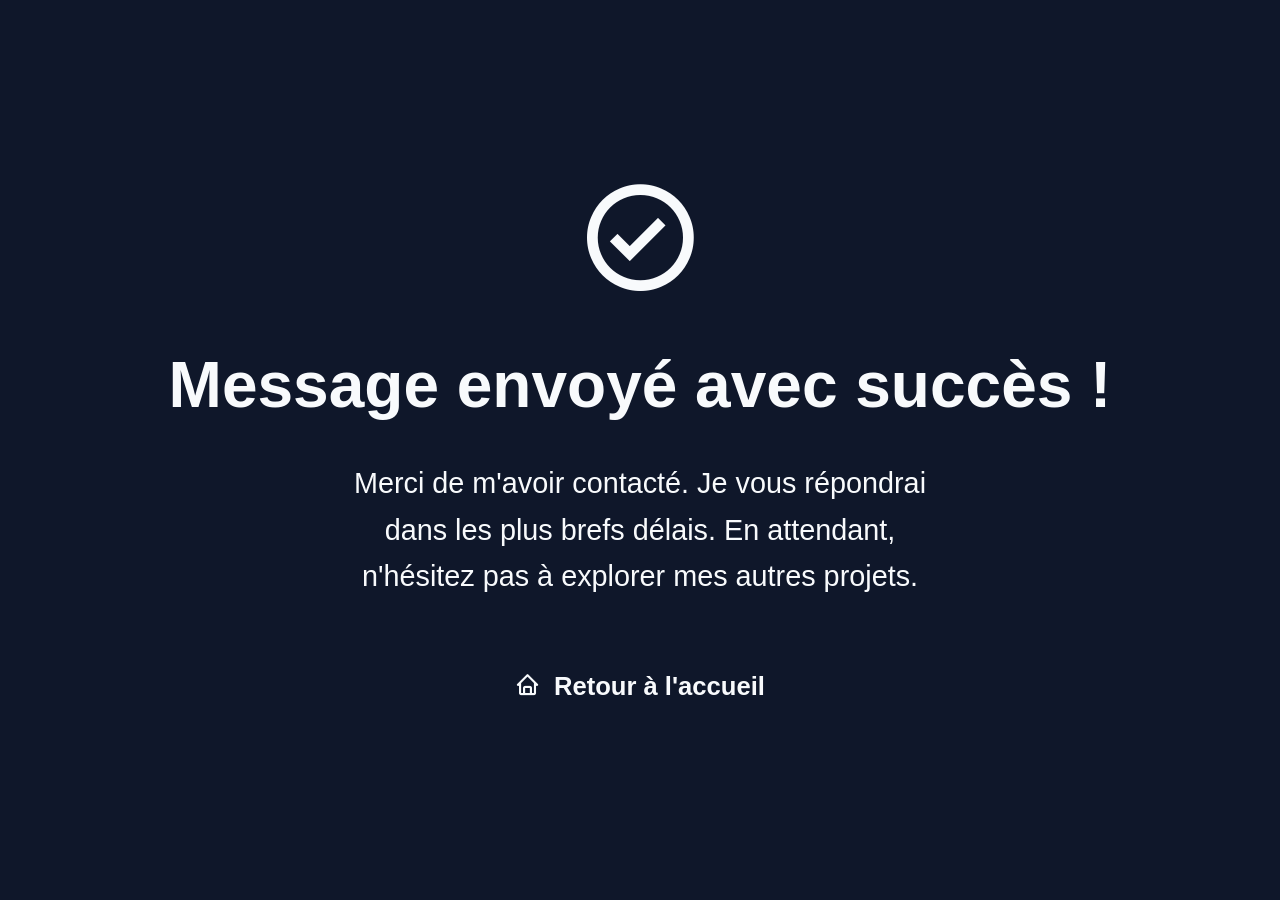
<file: merci.html>
<!DOCTYPE html>
<html lang="fr">
<head>
    <meta charset="UTF-8">
    <meta name="viewport" content="width=device-width, initial-scale=1.0">
    <title>Merci pour votre message - Youcef Nassim</title>
    <link rel="stylesheet" href="https://unpkg.com/boxicons@2.1.4/css/boxicons.min.css">
    <link rel="stylesheet" href="https://cdnjs.cloudflare.com/ajax/libs/font-awesome/6.4.0/css/all.min.css">
    <link rel="stylesheet" href="style.css">
    <style>
        .thank-you-container {
            display: flex;
            flex-direction: column;
            justify-content: center;
            align-items: center;
            min-height: 100vh;
            text-align: center;
            padding: 2rem;
            background: var(--bg-color);
        }
        
        .thank-you-icon {
            font-size: 8rem;
            color: var(--main-color);
            margin-bottom: 2rem;
            animation: bounce 1s infinite alternate;
        }
        
        @keyframes bounce {
            0% { transform: translateY(0); }
            100% { transform: translateY(-20px); }
        }
        
        .thank-you-title {
            font-size: 4rem;
            color: var(--main-color);
            margin-bottom: 1.5rem;
        }
        
        .thank-you-message {
            font-size: 1.8rem;
            margin-bottom: 3rem;
            max-width: 600px;
        }
        
        .thank-you-btn {
            display: inline-flex;
            align-items: center;
            gap: 0.8rem;
            padding: 1.2rem 2.5rem;
            background: var(--main-color);
            color: var(--bg-color);
            border-radius: 0.6rem;
            font-size: 1.6rem;
            font-weight: 600;
            transition: 0.3s;
            text-decoration: none;
        }
        
        .thank-you-btn:hover {
            background: var(--text-color);
            transform: translateY(-3px);
            box-shadow: 0 5px 15px rgba(0,0,0,0.2);
        }
        
        @media (max-width: 768px) {
            .thank-you-title {
                font-size: 3rem;
            }
            
            .thank-you-message {
                font-size: 1.6rem;
            }
            
            .thank-you-icon {
                font-size: 6rem;
            }
        }
    </style>
</head>
<body>
    <div class="thank-you-container">
        <i class='bx bx-check-circle thank-you-icon'></i>
        <h1 class="thank-you-title">Message envoyé avec succès !</h1>
        <p class="thank-you-message">Merci de m'avoir contacté. Je vous répondrai dans les plus brefs délais. En attendant, n'hésitez pas à explorer mes autres projets.</p>
        <a href="index.html" class="thank-you-btn">
            <i class='bx bx-home'></i> Retour à l'accueil
        </a>
    </div>
</body>
</html>
</file>
<file: style.css>
/* ============================================
   PORTFOLIO STYLES - YOUCEF NASSIM
   Light/Dark Theme with Modern Design
   ============================================ */

/* CSS Variables - Default Dark Theme */
:root {
    /* Colors */
    --primary: #6366f1;
    --primary-dark: #4f46e5;
    --primary-light: #818cf8;
    --secondary: #10b981;
    --accent: #f59e0b;
    --danger: #ef4444;
    
    /* Dark Theme */
    --bg-primary: #0f172a;
    --bg-secondary: #1e293b;
    --bg-card: #1e293b;
    --bg-tertiary: #334155;
    --text-primary: #f8fafc;
    --text-secondary: #94a3b8;
    --text-muted: #64748b;
    --border-color: rgba(255, 255, 255, 0.05);
    
    /* Gradients */
    --gradient-primary: linear-gradient(135deg, #6366f1 0%, #8b5cf6 100%);
    --gradient-hero: linear-gradient(135deg, #0f172a 0%, #1e1b4b 50%, #312e81 100%);
    
    /* Shadows */
    --shadow-sm: 0 1px 2px 0 rgb(0 0 0 / 0.3);
    --shadow-md: 0 4px 6px -1px rgb(0 0 0 / 0.4);
    --shadow-lg: 0 10px 15px -3px rgb(0 0 0 / 0.4);
    --shadow-glow: 0 0 30px rgba(99, 102, 241, 0.3);
    
    /* Spacing */
    --container: 1200px;
    --section-padding: 5rem;
    
    /* Radius */
    --radius-sm: 0.375rem;
    --radius-md: 0.5rem;
    --radius-lg: 0.75rem;
    --radius-xl: 1rem;
    --radius-full: 9999px;
    
    /* Transitions */
    --transition-fast: 0.15s ease;
    --transition-normal: 0.3s ease;
    --transition-slow: 0.5s ease;
}

/* Light Theme */
[data-theme="light"] {
    --bg-primary: #ffffff;
    --bg-secondary: #f8fafc;
    --bg-card: #ffffff;
    --bg-tertiary: #e2e8f0;
    --text-primary: #0f172a;
    --text-secondary: #475569;
    --text-muted: #64748b;
    --border-color: rgba(0, 0, 0, 0.08);
    --gradient-hero: linear-gradient(135deg, #f8fafc 0%, #e0e7ff 50%, #c7d2fe 100%);
    --shadow-sm: 0 1px 2px 0 rgb(0 0 0 / 0.1);
    --shadow-md: 0 4px 6px -1px rgb(0 0 0 / 0.1);
    --shadow-lg: 0 10px 15px -3px rgb(0 0 0 / 0.1);
}

/* Reset */
*, *::before, *::after {
    box-sizing: border-box;
    margin: 0;
    padding: 0;
}

html {
    scroll-behavior: smooth;
}

body {
    font-family: 'Inter', -apple-system, BlinkMacSystemFont, sans-serif;
    background: var(--bg-primary);
    color: var(--text-primary);
    line-height: 1.6;
    overflow-x: hidden;
    transition: background var(--transition-normal), color var(--transition-normal);
}

a {
    text-decoration: none;
    color: inherit;
}

.container {
    max-width: var(--container);
    margin: 0 auto;
    padding: 0 1.5rem;
}

/* ============================================
   NAVIGATION
   ============================================ */
.navbar {
    position: fixed;
    top: 0;
    left: 0;
    right: 0;
    z-index: 1000;
    background: rgba(15, 23, 42, 0.8);
    backdrop-filter: blur(12px);
    border-bottom: 1px solid var(--border-color);
    transition: var(--transition-normal);
}

[data-theme="light"] .navbar {
    background: rgba(255, 255, 255, 0.85);
}

.navbar.scrolled {
    box-shadow: var(--shadow-lg);
}

.nav-container {
    max-width: var(--container);
    margin: 0 auto;
    padding: 1rem 1.5rem;
    display: flex;
    justify-content: space-between;
    align-items: center;
}

.nav-logo {
    font-size: 1.5rem;
    font-weight: 800;
}

.logo-bracket {
    color: var(--primary);
}

.nav-right {
    display: flex;
    align-items: center;
    gap: 1rem;
}

.nav-menu {
    display: flex;
    list-style: none;
    gap: 2rem;
}

.nav-link {
    font-size: 0.9rem;
    font-weight: 500;
    color: var(--text-secondary);
    position: relative;
    padding: 0.5rem 0;
    transition: var(--transition-normal);
}

.nav-link::after {
    content: '';
    position: absolute;
    bottom: 0;
    left: 0;
    width: 0;
    height: 2px;
    background: var(--gradient-primary);
    transition: var(--transition-normal);
}

.nav-link:hover,
.nav-link.active {
    color: var(--primary);
}

.nav-link:hover::after,
.nav-link.active::after {
    width: 100%;
}

/* Theme Toggle */
.theme-toggle {
    background: var(--bg-tertiary);
    border: none;
    width: 40px;
    height: 40px;
    border-radius: var(--radius-md);
    cursor: pointer;
    display: flex;
    align-items: center;
    justify-content: center;
    position: relative;
    color: var(--text-secondary);
    transition: var(--transition-normal);
}

.theme-toggle:hover {
    background: var(--primary);
    color: white;
}

.theme-toggle .fa-sun {
    display: none;
}

.theme-toggle .fa-moon {
    display: block;
}

[data-theme="light"] .theme-toggle .fa-sun {
    display: block;
}

[data-theme="light"] .theme-toggle .fa-moon {
    display: none;
}

/* Mobile Toggle */
.nav-toggle {
    display: none;
    background: none;
    border: none;
    cursor: pointer;
    padding: 0.5rem;
}

.hamburger {
    display: block;
    width: 24px;
    height: 2px;
    background: var(--text-primary);
    position: relative;
    transition: var(--transition-normal);
}

.hamburger::before,
.hamburger::after {
    content: '';
    position: absolute;
    width: 24px;
    height: 2px;
    background: var(--text-primary);
    transition: var(--transition-normal);
}

.hamburger::before { top: -7px; }
.hamburger::after { bottom: -7px; }

.nav-toggle.active .hamburger {
    background: transparent;
}

.nav-toggle.active .hamburger::before {
    top: 0;
    transform: rotate(45deg);
}

.nav-toggle.active .hamburger::after {
    bottom: 0;
    transform: rotate(-45deg);
}

/* ============================================
   HERO SECTION
   ============================================ */
.hero {
    min-height: 100vh;
    display: flex;
    align-items: center;
    position: relative;
    padding: 6rem 0 4rem;
    overflow: hidden;
}

.hero-bg {
    position: absolute;
    top: 0;
    left: 0;
    right: 0;
    bottom: 0;
    background: var(--gradient-hero);
    z-index: -1;
}

.hero-bg::before {
    content: '';
    position: absolute;
    top: 0;
    left: 0;
    right: 0;
    bottom: 0;
    background-image: 
        radial-gradient(circle at 20% 50%, rgba(99, 102, 241, 0.15) 0%, transparent 50%),
        radial-gradient(circle at 80% 20%, rgba(139, 92, 246, 0.1) 0%, transparent 50%),
        radial-gradient(circle at 40% 80%, rgba(16, 185, 129, 0.1) 0%, transparent 40%);
}

.hero-content {
    text-align: center;
    max-width: 800px;
    margin: 0 auto;
}

.hero-badge {
    display: inline-flex;
    align-items: center;
    gap: 0.5rem;
    padding: 0.5rem 1rem;
    background: rgba(16, 185, 129, 0.1);
    border: 1px solid var(--secondary);
    border-radius: var(--radius-full);
    font-size: 0.875rem;
    color: var(--secondary);
    margin-bottom: 1.5rem;
    font-weight: 500;
}

.pulse-dot {
    width: 8px;
    height: 8px;
    background: var(--secondary);
    border-radius: 50%;
    animation: pulse 2s infinite;
}

@keyframes pulse {
    0%, 100% { opacity: 1; transform: scale(1); }
    50% { opacity: 0.5; transform: scale(1.2); }
}

.hero-title {
    font-size: clamp(2.5rem, 6vw, 4rem);
    font-weight: 800;
    margin-bottom: 0.5rem;
    line-height: 1.1;
}

.gradient-text {
    background: var(--gradient-primary);
    -webkit-background-clip: text;
    -webkit-text-fill-color: transparent;
    background-clip: text;
}

.hero-subtitle {
    font-size: clamp(1.1rem, 2.5vw, 1.35rem);
    color: var(--text-secondary);
    margin-bottom: 1rem;
}

.hero-description {
    font-size: 1.1rem;
    color: var(--text-muted);
    max-width: 600px;
    margin: 0 auto 2rem;
    line-height: 1.8;
}

.hero-description strong {
    color: var(--text-primary);
}

/* Hero Stats */
.hero-stats {
    display: flex;
    justify-content: center;
    gap: 3rem;
    margin-bottom: 2rem;
}

.hero-stat {
    text-align: center;
}

.stat-num {
    display: block;
    font-size: 2.5rem;
    font-weight: 800;
    color: var(--primary);
    line-height: 1;
}

.stat-label {
    font-size: 0.875rem;
    color: var(--text-muted);
    margin-top: 0.25rem;
}

/* Buttons */
.hero-buttons {
    display: flex;
    gap: 1rem;
    justify-content: center;
    flex-wrap: wrap;
    margin-bottom: 2rem;
}

.btn {
    display: inline-flex;
    align-items: center;
    gap: 0.5rem;
    padding: 0.875rem 1.75rem;
    font-size: 0.95rem;
    font-weight: 600;
    border-radius: var(--radius-md);
    transition: var(--transition-normal);
    cursor: pointer;
    border: none;
}

.btn-primary {
    background: var(--gradient-primary);
    color: white;
    box-shadow: var(--shadow-glow);
}

.btn-primary:hover {
    transform: translateY(-2px);
    box-shadow: 0 0 40px rgba(99, 102, 241, 0.5);
}

.btn-secondary {
    background: var(--bg-tertiary);
    color: var(--text-primary);
}

.btn-secondary:hover {
    background: var(--primary);
    color: white;
    transform: translateY(-2px);
}

.btn-outline {
    background: transparent;
    color: var(--text-primary);
    border: 2px solid var(--bg-tertiary);
}

.btn-outline:hover {
    border-color: var(--primary);
    color: var(--primary);
}

.btn-full {
    width: 100%;
    justify-content: center;
}

/* Hero Socials */
.hero-socials {
    display: flex;
    gap: 1rem;
    justify-content: center;
}

.hero-socials a {
    width: 44px;
    height: 44px;
    display: flex;
    align-items: center;
    justify-content: center;
    background: var(--bg-secondary);
    border-radius: var(--radius-md);
    color: var(--text-secondary);
    font-size: 1.125rem;
    border: 1px solid var(--border-color);
    transition: var(--transition-normal);
}

.hero-socials a:hover {
    background: var(--primary);
    color: white;
    transform: translateY(-3px);
}

/* ============================================
   SECTION STYLES
   ============================================ */
section {
    padding: var(--section-padding) 0;
}

.section-header {
    text-align: center;
    margin-bottom: 3rem;
}

.section-tag {
    display: inline-block;
    padding: 0.375rem 1rem;
    background: rgba(99, 102, 241, 0.1);
    border: 1px solid var(--primary);
    border-radius: var(--radius-full);
    font-size: 0.875rem;
    font-weight: 500;
    color: var(--primary);
    margin-bottom: 0.75rem;
}

.section-title {
    font-size: clamp(1.75rem, 4vw, 2.5rem);
    font-weight: 700;
}

/* ============================================
   ABOUT SECTION
   ============================================ */
.about {
    background: var(--bg-secondary);
}

.about-grid {
    display: grid;
    grid-template-columns: 300px 1fr;
    gap: 4rem;
    align-items: center;
}

.about-image {
    display: flex;
    justify-content: center;
}

.image-container {
    position: relative;
}

.profile-placeholder {
    width: 250px;
    height: 250px;
    background: var(--gradient-primary);
    border-radius: var(--radius-xl);
    display: flex;
    align-items: center;
    justify-content: center;
    font-size: 5rem;
    color: white;
    position: relative;
    z-index: 1;
}

.image-ring {
    position: absolute;
    top: 15px;
    left: 15px;
    width: 250px;
    height: 250px;
    border: 3px solid var(--primary);
    border-radius: var(--radius-xl);
    z-index: 0;
    transition: var(--transition-normal);
}

.image-container:hover .image-ring {
    top: 10px;
    left: 10px;
}

.about-content h3 {
    font-size: 1.75rem;
    margin-bottom: 1rem;
}

.about-content p {
    color: var(--text-secondary);
    margin-bottom: 1rem;
    line-height: 1.8;
}

.about-content strong {
    color: var(--text-primary);
}

.about-highlights {
    display: grid;
    grid-template-columns: repeat(2, 1fr);
    gap: 1rem;
    margin-top: 1.5rem;
}

.highlight {
    display: flex;
    align-items: center;
    gap: 0.75rem;
    padding: 0.75rem 1rem;
    background: var(--bg-tertiary);
    border-radius: var(--radius-md);
    font-size: 0.9rem;
}

.highlight i {
    color: var(--primary);
}

/* ============================================
   OBJECTIVE SECTION
   ============================================ */
.objective {
    background: var(--bg-primary);
}

.objective-grid {
    display: grid;
    grid-template-columns: repeat(3, 1fr);
    gap: 2rem;
    margin-bottom: 3rem;
}

.objective-card {
    background: var(--bg-card);
    border: 1px solid var(--border-color);
    border-radius: var(--radius-xl);
    padding: 2rem;
    text-align: center;
    transition: var(--transition-normal);
}

.objective-card:hover {
    transform: translateY(-5px);
    border-color: var(--primary);
    box-shadow: var(--shadow-lg);
}

.obj-icon {
    width: 60px;
    height: 60px;
    background: rgba(99, 102, 241, 0.1);
    border-radius: 50%;
    display: flex;
    align-items: center;
    justify-content: center;
    margin: 0 auto 1rem;
    font-size: 1.5rem;
    color: var(--primary);
}

.obj-icon.research {
    background: rgba(16, 185, 129, 0.1);
    color: var(--secondary);
}

.obj-icon.academic {
    background: rgba(245, 158, 11, 0.1);
    color: var(--accent);
}

.objective-card h3 {
    font-size: 1.25rem;
    margin-bottom: 0.75rem;
}

.objective-card p {
    color: var(--text-secondary);
    font-size: 0.95rem;
    margin-bottom: 1rem;
}

.obj-status {
    display: inline-block;
    padding: 0.25rem 0.75rem;
    border-radius: var(--radius-full);
    font-size: 0.8rem;
    font-weight: 500;
}

.obj-status.available {
    background: rgba(16, 185, 129, 0.1);
    color: var(--secondary);
}

.obj-status.open {
    background: rgba(99, 102, 241, 0.1);
    color: var(--primary);
}

.obj-status.planning {
    background: rgba(245, 158, 11, 0.1);
    color: var(--accent);
}

/* Languages */
.languages-section {
    text-align: center;
}

.languages-section h4 {
    font-size: 1rem;
    color: var(--text-muted);
    margin-bottom: 1rem;
    display: flex;
    align-items: center;
    justify-content: center;
    gap: 0.5rem;
}

.language-tags {
    display: flex;
    justify-content: center;
    gap: 1rem;
    flex-wrap: wrap;
}

.lang-tag {
    padding: 0.5rem 1rem;
    background: var(--bg-tertiary);
    border-radius: var(--radius-full);
    font-size: 0.9rem;
}

.lang-tag.native {
    background: rgba(16, 185, 129, 0.1);
    color: var(--secondary);
}

.lang-tag.fluent {
    background: rgba(99, 102, 241, 0.1);
    color: var(--primary);
}

.lang-tag.intermediate {
    background: rgba(245, 158, 11, 0.1);
    color: var(--accent);
}

/* ============================================
   SKILLS SECTION
   ============================================ */
.skills {
    background: var(--bg-secondary);
}

.skills-container {
    display: grid;
    grid-template-columns: repeat(auto-fit, minmax(300px, 1fr));
    gap: 2rem;
}

.skill-category {
    background: var(--bg-card);
    border: 1px solid var(--border-color);
    border-radius: var(--radius-xl);
    padding: 2rem;
}

.skill-category h3 {
    display: flex;
    align-items: center;
    gap: 0.75rem;
    font-size: 1.125rem;
    margin-bottom: 1.5rem;
    color: var(--text-primary);
}

.skill-category h3 i {
    color: var(--primary);
}

.skill-items {
    display: flex;
    flex-direction: column;
    gap: 1.25rem;
}

.skill-item {
    display: grid;
    grid-template-columns: 1fr auto;
    gap: 0.5rem;
    align-items: center;
}

.skill-name {
    font-weight: 500;
}

.skill-bar {
    grid-column: 1 / -1;
    height: 8px;
    background: var(--bg-tertiary);
    border-radius: var(--radius-full);
    overflow: hidden;
}

.skill-fill {
    height: 100%;
    background: var(--gradient-primary);
    border-radius: var(--radius-full);
    width: 0;
    transition: width 1s ease;
}

.skill-level {
    font-size: 0.8rem;
    color: var(--text-muted);
}

/* Tool Grid */
.tool-grid {
    display: flex;
    flex-wrap: wrap;
    gap: 0.75rem;
}

.tool-item {
    display: flex;
    align-items: center;
    gap: 0.5rem;
    padding: 0.5rem 1rem;
    background: var(--bg-tertiary);
    border-radius: var(--radius-md);
    font-size: 0.875rem;
    color: var(--text-secondary);
    transition: var(--transition-normal);
}

.tool-item:hover {
    background: var(--primary);
    color: white;
}

.tool-item i {
    font-size: 1rem;
}

/* ============================================
   PROJECTS SECTION
   ============================================ */
.projects {
    background: var(--bg-primary);
}

.projects-grid {
    display: grid;
    grid-template-columns: repeat(auto-fit, minmax(280px, 1fr));
    gap: 2rem;
}

.project-card {
    background: var(--bg-card);
    border: 1px solid var(--border-color);
    border-radius: var(--radius-xl);
    overflow: hidden;
    transition: var(--transition-normal);
}

.project-card:hover {
    transform: translateY(-8px);
    border-color: var(--primary);
    box-shadow: var(--shadow-lg);
}

.project-visual {
    position: relative;
    aspect-ratio: 16/10;
    overflow: hidden;
}

.project-icon {
    width: 100%;
    height: 100%;
    display: flex;
    align-items: center;
    justify-content: center;
    font-size: 4rem;
    color: white;
}

.project-icon.eco {
    background: linear-gradient(135deg, #10b981, #059669);
}

.project-icon.f1 {
    background: linear-gradient(135deg, #ef4444, #dc2626);
}

.project-icon.portfolio {
    background: linear-gradient(135deg, #6366f1, #4f46e5);
}

.project-icon.database {
    background: linear-gradient(135deg, #f59e0b, #d97706);
}

.project-overlay {
    position: absolute;
    top: 0;
    left: 0;
    right: 0;
    bottom: 0;
    background: rgba(15, 23, 42, 0.9);
    display: flex;
    align-items: center;
    justify-content: center;
    gap: 1rem;
    opacity: 0;
    transition: var(--transition-normal);
}

.project-card:hover .project-overlay {
    opacity: 1;
}

.project-link {
    width: 45px;
    height: 45px;
    background: var(--primary);
    border-radius: 50%;
    display: flex;
    align-items: center;
    justify-content: center;
    color: white;
    transform: translateY(20px);
    transition: var(--transition-normal);
}

.project-card:hover .project-link {
    transform: translateY(0);
}

.project-link:hover {
    background: var(--primary-light);
}

.project-info {
    padding: 1.5rem;
}

.project-info h3 {
    font-size: 1.125rem;
    margin-bottom: 0.5rem;
}

.project-info p {
    color: var(--text-secondary);
    font-size: 0.9rem;
    margin-bottom: 1rem;
    line-height: 1.6;
}

.project-meta {
    display: flex;
    justify-content: space-between;
    align-items: center;
}

.tech-stack {
    display: flex;
    gap: 0.5rem;
}

.tech-stack span {
    padding: 0.25rem 0.5rem;
    background: var(--bg-tertiary);
    border-radius: var(--radius-full);
    font-size: 0.75rem;
    color: var(--text-muted);
}

.project-cta {
    font-size: 0.875rem;
    font-weight: 500;
    color: var(--primary);
    display: flex;
    align-items: center;
    gap: 0.25rem;
}

.project-cta:hover {
    gap: 0.5rem;
}

/* ============================================
   LEARNING SECTION
   ============================================ */
.learning {
    background: var(--bg-secondary);
}

.learning-grid {
    display: grid;
    grid-template-columns: repeat(auto-fit, minmax(250px, 1fr));
    gap: 2rem;
}

.learning-card {
    background: var(--bg-card);
    border: 1px solid var(--border-color);
    border-radius: var(--radius-xl);
    padding: 2rem;
    text-align: center;
    transition: var(--transition-normal);
}

.learning-card:hover {
    border-color: var(--primary);
}

.learning-progress {
    width: 100px;
    height: 100px;
    margin: 0 auto 1.5rem;
    position: relative;
}

.learning-progress svg {
    width: 100%;
    height: 100%;
    transform: rotate(-90deg);
    color: var(--bg-tertiary);
}

.circle-progress {
    color: var(--primary);
    stroke-linecap: round;
    transition: stroke-dasharray 1s ease;
}

.progress-text {
    position: absolute;
    top: 50%;
    left: 50%;
    transform: translate(-50%, -50%);
    font-size: 1.25rem;
    font-weight: 700;
    color: var(--primary);
}

.learning-card h3 {
    font-size: 1.25rem;
    margin-bottom: 0.5rem;
}

.learning-card p {
    color: var(--text-secondary);
    font-size: 0.9rem;
    margin-bottom: 1rem;
}

.learning-status {
    display: inline-block;
    padding: 0.25rem 0.75rem;
    background: rgba(99, 102, 241, 0.1);
    border-radius: var(--radius-full);
    font-size: 0.8rem;
    color: var(--primary);
}

/* ============================================
   CONTACT SECTION
   ============================================ */
.contact {
    background: var(--bg-primary);
}

.contact-wrapper {
    display: grid;
    grid-template-columns: 1fr 1.5fr;
    gap: 4rem;
}

.contact-info h3 {
    font-size: 1.5rem;
    margin-bottom: 1rem;
}

.contact-info > p {
    color: var(--text-secondary);
    margin-bottom: 2rem;
    line-height: 1.8;
}

.contact-methods {
    display: flex;
    flex-direction: column;
    gap: 1rem;
}

.contact-method {
    display: flex;
    align-items: center;
    gap: 1rem;
    padding: 1rem;
    background: var(--bg-secondary);
    border-radius: var(--radius-lg);
    transition: var(--transition-normal);
}

.contact-method:hover {
    background: var(--bg-tertiary);
}

.method-icon {
    width: 45px;
    height: 45px;
    background: var(--gradient-primary);
    border-radius: var(--radius-md);
    display: flex;
    align-items: center;
    justify-content: center;
    color: white;
    font-size: 1.125rem;
}

.method-details {
    display: flex;
    flex-direction: column;
}

.method-label {
    font-size: 0.8rem;
    color: var(--text-muted);
}

.method-value {
    font-weight: 500;
    color: var(--text-primary);
}

/* Contact Form */
.contact-form {
    background: var(--bg-secondary);
    border: 1px solid var(--border-color);
    border-radius: var(--radius-xl);
    padding: 2rem;
}

.form-row {
    display: grid;
    grid-template-columns: 1fr 1fr;
    gap: 1rem;
}

.form-group {
    margin-bottom: 1rem;
}

.form-group label {
    display: block;
    font-size: 0.875rem;
    font-weight: 500;
    margin-bottom: 0.5rem;
    color: var(--text-primary);
}

.form-group input,
.form-group select,
.form-group textarea {
    width: 100%;
    padding: 0.75rem 1rem;
    background: var(--bg-tertiary);
    border: 2px solid transparent;
    border-radius: var(--radius-md);
    color: var(--text-primary);
    font-size: 0.95rem;
    transition: var(--transition-normal);
}

.form-group input:focus,
.form-group select:focus,
.form-group textarea:focus {
    outline: none;
    border-color: var(--primary);
    background: var(--bg-card);
}

.form-group input::placeholder,
.form-group textarea::placeholder {
    color: var(--text-muted);
}

.form-group select {
    cursor: pointer;
    appearance: none;
    background-image: url("data:image/svg+xml,%3Csvg xmlns='http://www.w3.org/2000/svg' width='12' height='12' viewBox='0 0 12 12'%3E%3Cpath fill='%2364748b' d='M6 8L1 3h10z'/%3E%3C/svg%3E");
    background-repeat: no-repeat;
    background-position: right 1rem center;
    padding-right: 2.5rem;
}

.form-group textarea {
    resize: vertical;
    min-height: 120px;
}

/* ============================================
   FOOTER
   ============================================ */
.footer {
    background: var(--bg-secondary);
    border-top: 1px solid var(--border-color);
    padding: 3rem 0 1.5rem;
}

.footer-content {
    display: flex;
    justify-content: space-between;
    align-items: center;
    margin-bottom: 2rem;
    flex-wrap: wrap;
    gap: 1.5rem;
}

.footer-logo {
    font-size: 1.5rem;
    font-weight: 800;
}

.bracket {
    color: var(--primary);
}

.footer-brand p {
    color: var(--text-muted);
    font-size: 0.9rem;
}

.footer-links {
    display: flex;
    gap: 2rem;
}

.footer-links a {
    color: var(--text-secondary);
    font-size: 0.9rem;
    transition: var(--transition-normal);
}

.footer-links a:hover {
    color: var(--primary);
}

.footer-socials {
    display: flex;
    gap: 1rem;
}

.footer-socials a {
    width: 40px;
    height: 40px;
    display: flex;
    align-items: center;
    justify-content: center;
    background: var(--bg-tertiary);
    border-radius: var(--radius-md);
    color: var(--text-secondary);
    transition: var(--transition-normal);
}

.footer-socials a:hover {
    background: var(--primary);
    color: white;
}

.footer-bottom {
    text-align: center;
    padding-top: 1.5rem;
    border-top: 1px solid var(--border-color);
    color: var(--text-muted);
    font-size: 0.875rem;
}

/* ============================================
   SCROLL TO TOP
   ============================================ */
.scroll-top {
    position: fixed;
    bottom: 2rem;
    right: 2rem;
    width: 50px;
    height: 50px;
    background: var(--gradient-primary);
    border: none;
    border-radius: 50%;
    color: white;
    font-size: 1.25rem;
    cursor: pointer;
    opacity: 0;
    visibility: hidden;
    transform: translateY(20px);
    transition: var(--transition-normal);
    z-index: 999;
    display: flex;
    align-items: center;
    justify-content: center;
}

.scroll-top.visible {
    opacity: 1;
    visibility: visible;
    transform: translateY(0);
}

.scroll-top:hover {
    transform: translateY(-3px);
    box-shadow: var(--shadow-glow);
}

/* ============================================
   ANIMATIONS
   ============================================ */
@keyframes fadeInUp {
    from {
        opacity: 0;
        transform: translateY(30px);
    }
    to {
        opacity: 1;
        transform: translateY(0);
    }
}

.animate-on-scroll {
    opacity: 0;
    transform: translateY(30px);
    transition: opacity 0.6s ease, transform 0.6s ease;
}

.animate-on-scroll.visible {
    opacity: 1;
    transform: translateY(0);
}

/* ============================================
   RESPONSIVE
   ============================================ */
@media (max-width: 1024px) {
    .about-grid {
        grid-template-columns: 1fr;
        text-align: center;
        gap: 2rem;
    }

    .about-highlights {
        max-width: 400px;
        margin: 1.5rem auto 0;
    }

    .objective-grid {
        grid-template-columns: 1fr;
    }

    .contact-wrapper {
        grid-template-columns: 1fr;
        gap: 2rem;
    }
}

@media (max-width: 768px) {
    :root {
        --section-padding: 3rem;
    }

    .nav-toggle {
        display: block;
    }

    .theme-toggle {
        order: -1;
    }

    .nav-menu {
        position: fixed;
        top: 70px;
        left: 0;
        right: 0;
        background: var(--bg-primary);
        flex-direction: column;
        padding: 2rem;
        gap: 1.5rem;
        border-top: 1px solid var(--border-color);
        transform: translateY(-150%);
        opacity: 0;
        visibility: hidden;
        transition: var(--transition-normal);
    }

    .nav-menu.active {
        transform: translateY(0);
        opacity: 1;
        visibility: visible;
    }

    .hero-stats {
        gap: 2rem;
    }

    .stat-num {
        font-size: 2rem;
    }

    .hero-buttons {
        flex-direction: column;
        align-items: center;
    }

    .btn {
        width: 100%;
        max-width: 280px;
        justify-content: center;
    }

    .skills-container {
        grid-template-columns: 1fr;
    }

    .projects-grid {
        grid-template-columns: 1fr;
    }

    .learning-grid {
        grid-template-columns: 1fr;
    }

    .form-row {
        grid-template-columns: 1fr;
    }

    .footer-content {
        flex-direction: column;
        text-align: center;
    }

    .footer-links {
        gap: 1rem;
    }
}

@media (max-width: 480px) {
    .hero-title {
        font-size: 2rem;
    }

    .stat-num {
        font-size: 1.5rem;
    }

    .profile-placeholder {
        width: 200px;
        height: 200px;
    }

    .image-ring {
        width: 200px;
        height: 200px;
    }

    .about-highlights {
        grid-template-columns: 1fr;
    }

    .scroll-top {
        width: 45px;
        height: 45px;
        bottom: 1rem;
        right: 1rem;
    }
}

/* ============================================
   ACCESSIBILITY
   ============================================ */
@media (prefers-reduced-motion: reduce) {
    *, *::before, *::after {
        animation-duration: 0.01ms !important;
        transition-duration: 0.01ms !important;
    }

    .animate-on-scroll {
        opacity: 1;
        transform: none;
    }
}

:focus-visible {
    outline: 2px solid var(--primary);
    outline-offset: 2px;
}

::selection {
    background: rgba(99, 102, 241, 0.3);
    color: var(--text-primary);
}
</file>
